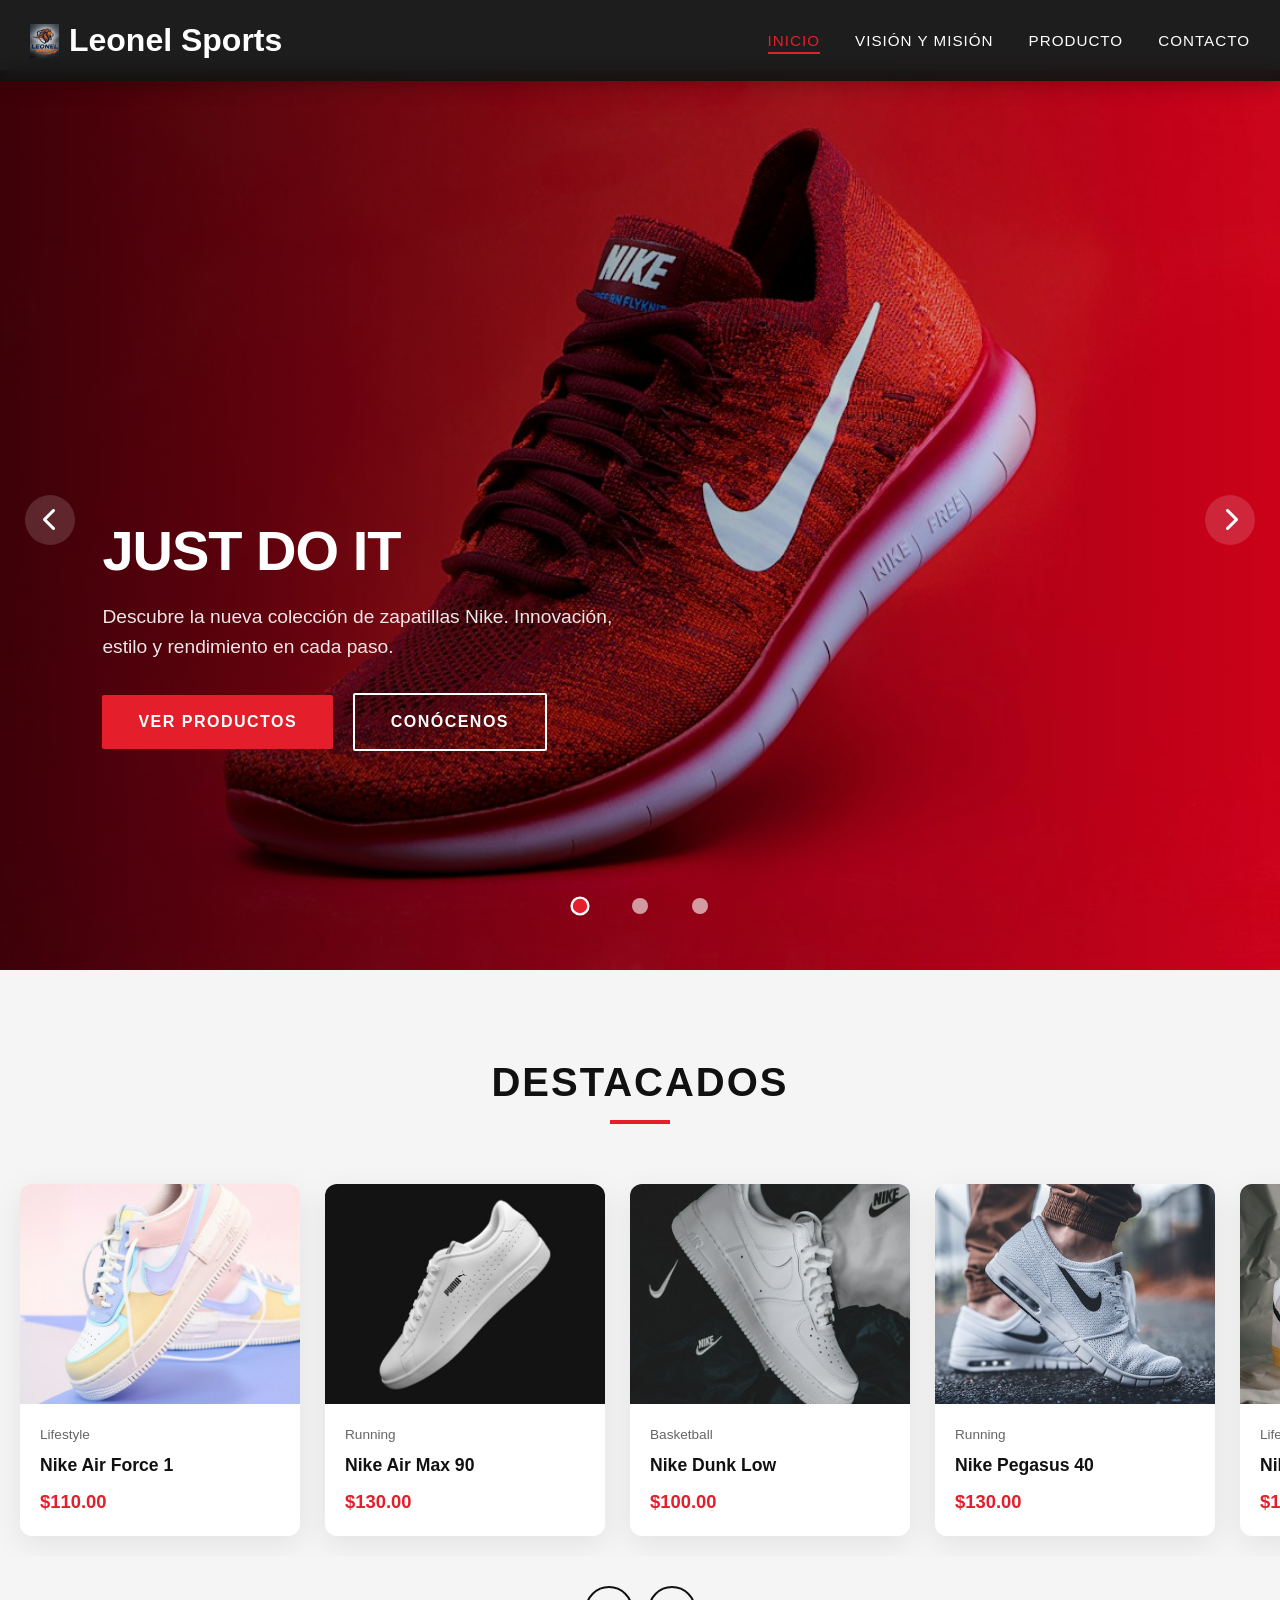
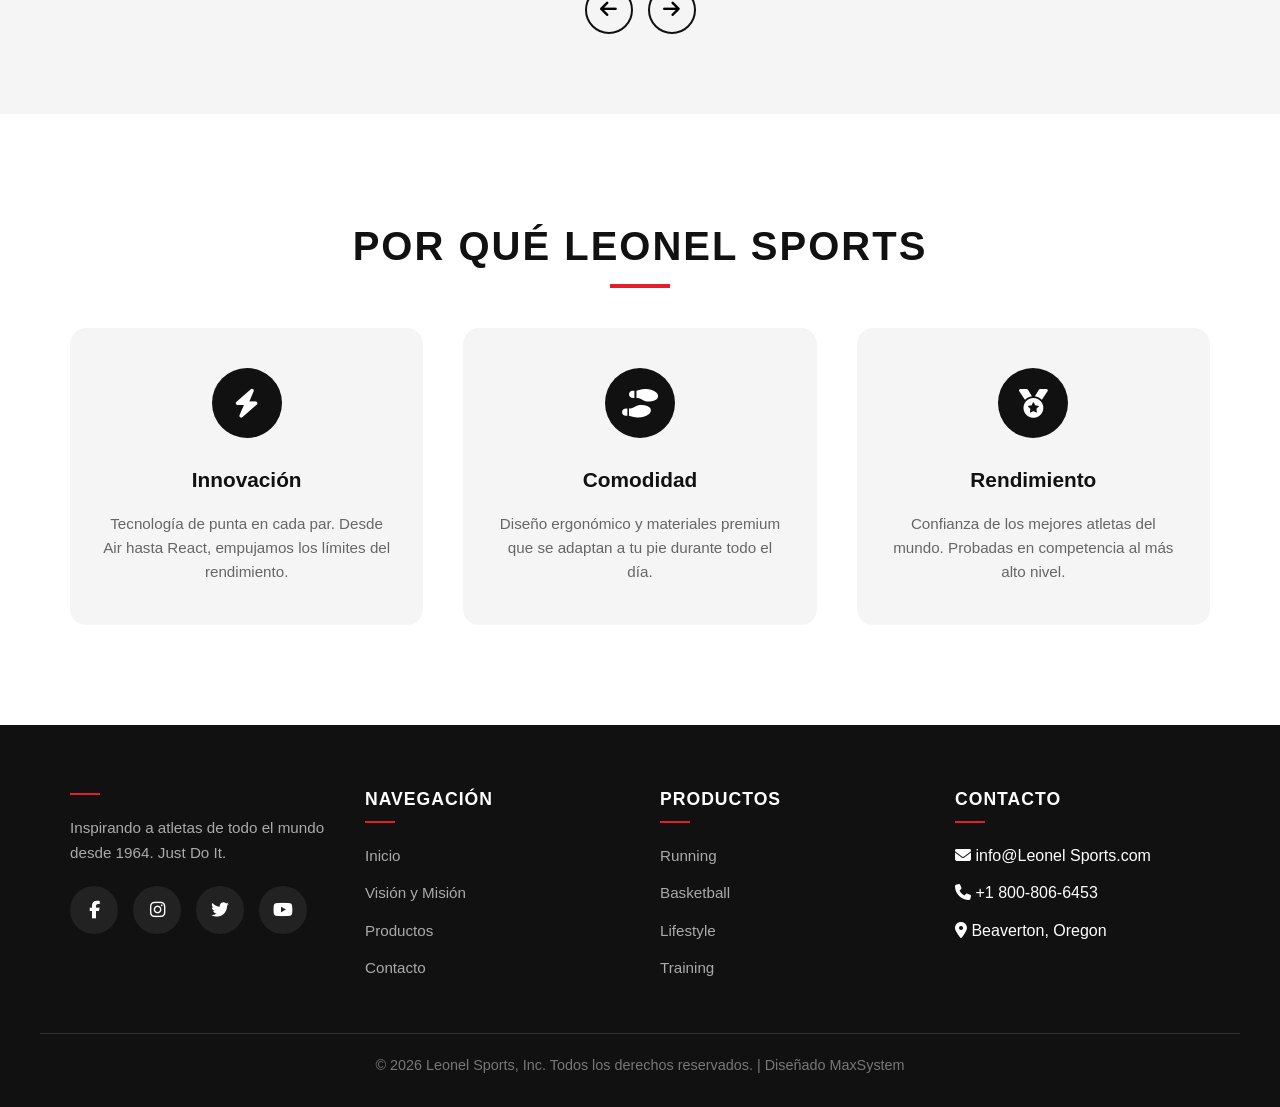
<file: index.html>
<!DOCTYPE html>
<html lang="es">
<head>
    <meta charset="UTF-8">
    <meta name="viewport" content="width=device-width, initial-scale=1.0">
    <title>Nike Sneakers | Inicio</title>
    <meta name="description" content="Descubre zapatillas Nike para running, lifestyle y entrenamiento. Explora modelos destacados y conoce nuestra colección.">
    <link rel="preload" as="image" href="img/slide1.jpg" fetchpriority="high">
    <link rel="preconnect" href="https://cdnjs.cloudflare.com" crossorigin>
    <link rel="stylesheet" href="css/styles.css">
    <link rel="stylesheet" href="https://cdnjs.cloudflare.com/ajax/libs/font-awesome/6.5.1/css/all.min.css">
</head>
<body>
    <!-- HEADER / NAV -->
    <header>
        <div class="nav-container">
            <a href="index.html" class="logo">
            <img src="img/logo.jpg" alt="Nike Logo">
            <h1 style="color: white;"> Leonel Sports</h1>
            </a>
            <nav aria-label="Navegación principal">
            <ul class="nav-menu" id="nav-menu">
                <li><a href="index.html" class="active">Inicio</a></li>
                <li><a href="vision.html">Visión y Misión</a></li>
                <li><a href="producto.html">Producto</a></li>
                <li><a href="contacto.html">Contacto</a></li>
            </ul>
            </nav>
            <button type="button" class="menu-toggle" aria-label="Abrir menú" aria-expanded="false" aria-controls="nav-menu">
                <span></span>
                <span></span>
                <span></span>
            </button>
        </div>
    </header>

    <!-- HERO SLIDER -->
    <main>
    <section class="hero-slider" aria-label="Promociones destacadas">
        <div class="slides">
            <div class="slide" style="background-image: url('img/slide1.jpg');">
                <div class="slide-content">
                    <h1>Just Do It</h1>
                    <p>Descubre la nueva colección de zapatillas Nike. Innovación, estilo y rendimiento en cada paso.</p>
                    <a href="producto.html" class="btn">Ver Productos</a>
                    <a href="vision.html" class="btn btn-outline">Conócenos</a>
                </div>
            </div>
            <div class="slide" style="background-image: url('img/slide2.jpg');">
                <div class="slide-content">
                    <h1>Air Max Revolution</h1>
                    <p>Máximo confort y diseño icónico. La tecnología Air que cambió el juego para siempre.</p>
                    <a href="producto.html" class="btn">Explorar</a>
                </div>
            </div>
            <div class="slide" style="background-image: url('img/slide3.jpg');">
                <div class="slide-content">
                    <h1>Rendimiento Elite</h1>
                    <p>Diseñadas para atletas. Construidas para superarte a ti mismo cada día.</p>
                    <a href="producto.html" class="btn">Comprar Ahora</a>
                </div>
            </div>
        </div>
        <div class="slider-arrows">
            <button type="button" class="arrow prev" aria-label="Promoción anterior"><i class="fas fa-chevron-left" aria-hidden="true"></i></button>
            <button type="button" class="arrow next" aria-label="Promoción siguiente"><i class="fas fa-chevron-right" aria-hidden="true"></i></button>
        </div>
        <div class="slider-nav">
            <button type="button" class="slider-dot active" aria-label="Mostrar promoción 1" aria-current="true"></button>
            <button type="button" class="slider-dot" aria-label="Mostrar promoción 2"></button>
            <button type="button" class="slider-dot" aria-label="Mostrar promoción 3"></button>
        </div>
    </section>

    <!-- CAROUSEL BAR -->
    <section class="carousel-section">
        <div class="section-title">
            <h2>Destacados</h2>
        </div>
        <div class="carousel-container">
            <div class="carousel-track">
                <div class="carousel-item">
                    <img src="img/product1.jpg" alt="Nike Air Force 1" loading="lazy" decoding="async">
                    <div class="carousel-info">
                        <p class="category">Lifestyle</p>
                        <h3>Nike Air Force 1</h3>
                        <p class="price">$110.00</p>
                    </div>
                </div>
                <div class="carousel-item">
                    <img src="img/product2.jpg" alt="Nike Air Max" loading="lazy" decoding="async">
                    <div class="carousel-info">
                        <p class="category">Running</p>
                        <h3>Nike Air Max 90</h3>
                        <p class="price">$130.00</p>
                    </div>
                </div>
                <div class="carousel-item">
                    <img src="img/product3.jpg" alt="Nike Dunk" loading="lazy" decoding="async">
                    <div class="carousel-info">
                        <p class="category">Basketball</p>
                        <h3>Nike Dunk Low</h3>
                        <p class="price">$100.00</p>
                    </div>
                </div>
                <div class="carousel-item">
                    <img src="img/product4.jpg" alt="Nike Pegasus" loading="lazy" decoding="async">
                    <div class="carousel-info">
                        <p class="category">Running</p>
                        <h3>Nike Pegasus 40</h3>
                        <p class="price">$130.00</p>
                    </div>
                </div>
                <div class="carousel-item">
                    <img src="img/product5.jpg" alt="Nike Blazer" loading="lazy" decoding="async">
                    <div class="carousel-info">
                        <p class="category">Lifestyle</p>
                        <h3>Nike Blazer Mid</h3>
                        <p class="price">$100.00</p>
                    </div>
                </div>
                <div class="carousel-item">
                    <img src="img/product6.jpg" alt="Nike React" loading="lazy" decoding="async">
                    <div class="carousel-info">
                        <p class="category">Training</p>
                        <h3>Nike React Infinity</h3>
                        <p class="price">$160.00</p>
                    </div>
                </div>
            </div>
        </div>
        <div class="carousel-controls">
            <button type="button" class="carousel-btn prev" aria-label="Productos anteriores"><i class="fas fa-arrow-left" aria-hidden="true"></i></button>
            <button type="button" class="carousel-btn next" aria-label="Productos siguientes"><i class="fas fa-arrow-right" aria-hidden="true"></i></button>
        </div>
    </section>

    <!-- FEATURES / BODY WITH TRANSITIONS -->
    <section class="features">
        <div class="section-title">
            <h2>Por qué Leonel Sports</h2>
        </div>
        <div class="features-grid">
            <div class="feature-card">
                <div class="feature-icon"><i class="fas fa-bolt"></i></div>
                <h3>Innovación</h3>
                <p>Tecnología de punta en cada par. Desde Air hasta React, empujamos los límites del rendimiento.</p>
            </div>
            <div class="feature-card">
                <div class="feature-icon"><i class="fas fa-shoe-prints"></i></div>
                <h3>Comodidad</h3>
                <p>Diseño ergonómico y materiales premium que se adaptan a tu pie durante todo el día.</p>
            </div>
            <div class="feature-card">
                <div class="feature-icon"><i class="fas fa-medal"></i></div>
                <h3>Rendimiento</h3>
                <p>Confianza de los mejores atletas del mundo. Probadas en competencia al más alto nivel.</p>
            </div>
        </div>
    </section>
    </main>

    <!-- FOOTER -->
    <footer>
        <div class="footer-container">
            <div class="footer-col">
                <h4></h4>
                <p>Inspirando a atletas de todo el mundo desde 1964. Just Do It.</p>
                <div class="social-links">
                    <a href="https://www.facebook.com/nike" aria-label="Nike en Facebook" target="_blank" rel="noopener noreferrer"><i class="fab fa-facebook-f" aria-hidden="true"></i></a>
                    <a href="https://www.instagram.com/nike/" aria-label="Nike en Instagram" target="_blank" rel="noopener noreferrer"><i class="fab fa-instagram" aria-hidden="true"></i></a>
                    <a href="https://x.com/Nike" aria-label="Nike en X" target="_blank" rel="noopener noreferrer"><i class="fab fa-twitter" aria-hidden="true"></i></a>
                    <a href="https://www.youtube.com/user/nike" aria-label="Nike en YouTube" target="_blank" rel="noopener noreferrer"><i class="fab fa-youtube" aria-hidden="true"></i></a>
                </div>
            </div>
            <div class="footer-col">
                <h4>Navegación</h4>
                <ul>
                    <li><a href="index.html">Inicio</a></li>
                    <li><a href="vision.html">Visión y Misión</a></li>
                    <li><a href="producto.html">Productos</a></li>
                    <li><a href="contacto.html">Contacto</a></li>
                </ul>
            </div>
            <div class="footer-col">
                <h4>Productos</h4>
                <ul>
                    <li><a href="producto.html">Running</a></li>
                    <li><a href="producto.html">Basketball</a></li>
                    <li><a href="producto.html">Lifestyle</a></li>
                    <li><a href="producto.html">Training</a></li>
                </ul>
            </div>
            <div class="footer-col">
                <h4>Contacto</h4>
                <ul>
                    <li><i class="fas fa-envelope"></i> info@Leonel Sports.com</li>
                    <li><i class="fas fa-phone"></i> +1 800-806-6453</li>
                    <li><i class="fas fa-map-marker-alt"></i> Beaverton, Oregon</li>
                </ul>
            </div>
        </div>
        <div class="footer-bottom">
            <p>&copy; 2026 Leonel Sports, Inc. Todos los derechos reservados. | Diseñado MaxSystem</p>
        </div>
    </footer>

    <script src="js/main.js"></script>
</body>
</html>
</file>
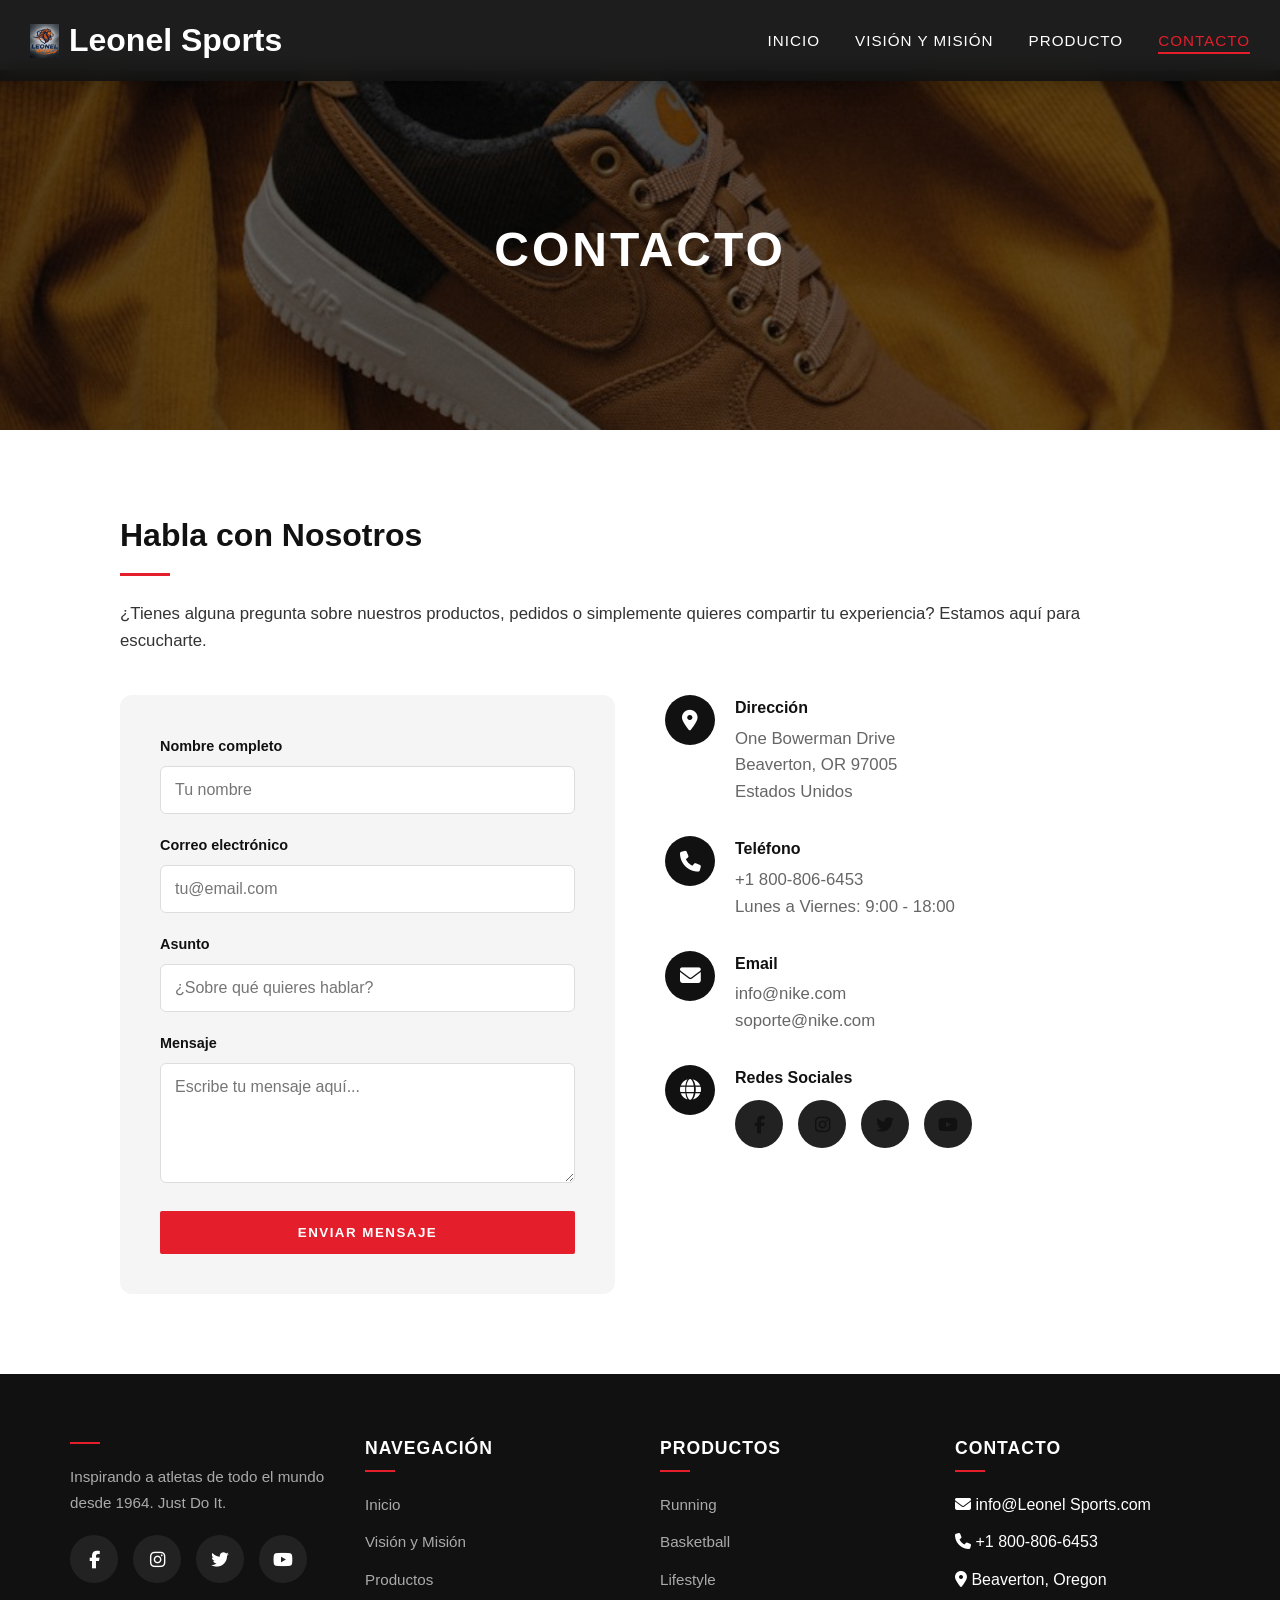
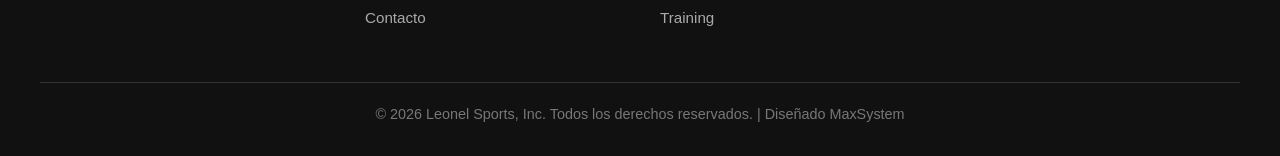
<file: contacto.html>
<!DOCTYPE html>
<html lang="es">
<head>
    <meta charset="UTF-8">
    <meta name="viewport" content="width=device-width, initial-scale=1.0">
    <title>Nike Sneakers | Contacto</title>
    <meta name="description" content="Contacta con el equipo de Nike para resolver dudas sobre productos, pedidos o compartir tu experiencia.">
    <link rel="preconnect" href="https://cdnjs.cloudflare.com" crossorigin>
    <link rel="stylesheet" href="css/styles.css">
    <link rel="stylesheet" href="https://cdnjs.cloudflare.com/ajax/libs/font-awesome/6.5.1/css/all.min.css">
</head>
<body>
    <!-- HEADER / NAV -->
    <header>
        <div class="nav-container">
            <a href="index.html" class="logo">
                <img src="img/logo.jpg" alt="Nike Logo">
                <h1 style="color: white;"> Leonel Sports</h1>
            </a>
            <nav aria-label="Navegación principal">
            <ul class="nav-menu" id="nav-menu">
                <li><a href="index.html">Inicio</a></li>
                <li><a href="vision.html">Visión y Misión</a></li>
                <li><a href="producto.html">Producto</a></li>
                <li><a href="contacto.html" class="active">Contacto</a></li>
            </ul>
            </nav>
            <button type="button" class="menu-toggle" aria-label="Abrir menú" aria-expanded="false" aria-controls="nav-menu">
                <span></span>
                <span></span>
                <span></span>
            </button>
        </div>
    </header>

    <!-- PAGE HERO -->
    <main>
    <section class="page-hero">
        <h1>Contacto</h1>
    </section>

    <!-- CONTENT -->
    <section class="content-section">
        <h2>Habla con Nosotros</h2>
        <p>
            ¿Tienes alguna pregunta sobre nuestros productos, pedidos o simplemente quieres compartir 
            tu experiencia? Estamos aquí para escucharte.
        </p>

        <div class="contact-grid">
            <div class="contact-form">
                <form>
                    <div class="form-group">
                        <label for="nombre">Nombre completo</label>
                        <input type="text" id="nombre" name="nombre" placeholder="Tu nombre" required>
                    </div>
                    <div class="form-group">
                        <label for="email">Correo electrónico</label>
                        <input type="email" id="email" name="email" placeholder="tu@email.com" required>
                    </div>
                    <div class="form-group">
                        <label for="asunto">Asunto</label>
                        <input type="text" id="asunto" name="asunto" placeholder="¿Sobre qué quieres hablar?">
                    </div>
                    <div class="form-group">
                        <label for="mensaje">Mensaje</label>
                        <textarea id="mensaje" name="mensaje" rows="5" placeholder="Escribe tu mensaje aquí..." required></textarea>
                    </div>
                    <button type="submit" class="btn" style="width:100%;">Enviar Mensaje</button>
                </form>
            </div>

            <div class="contact-info">
                <div class="info-item">
                    <div class="info-icon"><i class="fas fa-map-marker-alt"></i></div>
                    <div>
                        <h4>Dirección</h4>
                        <p>One Bowerman Drive<br>Beaverton, OR 97005<br>Estados Unidos</p>
                    </div>
                </div>
                <div class="info-item">
                    <div class="info-icon"><i class="fas fa-phone"></i></div>
                    <div>
                        <h4>Teléfono</h4>
                        <p>+1 800-806-6453<br>Lunes a Viernes: 9:00 - 18:00</p>
                    </div>
                </div>
                <div class="info-item">
                    <div class="info-icon"><i class="fas fa-envelope"></i></div>
                    <div>
                        <h4>Email</h4>
                        <p>info@nike.com<br>soporte@nike.com</p>
                    </div>
                </div>
                <div class="info-item">
                    <div class="info-icon"><i class="fas fa-globe"></i></div>
                    <div>
                        <h4>Redes Sociales</h4>
                        <div class="social-links" style="margin-top:10px;">
                            <a href="https://www.facebook.com/nike" aria-label="Nike en Facebook" target="_blank" rel="noopener noreferrer"><i class="fab fa-facebook-f" aria-hidden="true"></i></a>
                            <a href="https://www.instagram.com/nike/" aria-label="Nike en Instagram" target="_blank" rel="noopener noreferrer"><i class="fab fa-instagram" aria-hidden="true"></i></a>
                            <a href="https://x.com/Nike" aria-label="Nike en X" target="_blank" rel="noopener noreferrer"><i class="fab fa-twitter" aria-hidden="true"></i></a>
                            <a href="https://www.youtube.com/user/nike" aria-label="Nike en YouTube" target="_blank" rel="noopener noreferrer"><i class="fab fa-youtube" aria-hidden="true"></i></a>
                        </div>
                    </div>
                </div>
            </div>
        </div>
    </section>
    </main>

    <!-- FOOTER -->
    <footer>
        <div class="footer-container">
            <div class="footer-col">
                <h4></h4>
                <p>Inspirando a atletas de todo el mundo desde 1964. Just Do It.</p>
                <div class="social-links">
                    <a href="https://www.facebook.com/nike" aria-label="Nike en Facebook" target="_blank" rel="noopener noreferrer"><i class="fab fa-facebook-f" aria-hidden="true"></i></a>
                    <a href="https://www.instagram.com/nike/" aria-label="Nike en Instagram" target="_blank" rel="noopener noreferrer"><i class="fab fa-instagram" aria-hidden="true"></i></a>
                    <a href="https://x.com/Nike" aria-label="Nike en X" target="_blank" rel="noopener noreferrer"><i class="fab fa-twitter" aria-hidden="true"></i></a>
                    <a href="https://www.youtube.com/user/nike" aria-label="Nike en YouTube" target="_blank" rel="noopener noreferrer"><i class="fab fa-youtube" aria-hidden="true"></i></a>
                </div>
            </div>
            <div class="footer-col">
                <h4>Navegación</h4>
                <ul>
                    <li><a href="index.html">Inicio</a></li>
                    <li><a href="vision.html">Visión y Misión</a></li>
                    <li><a href="producto.html">Productos</a></li>
                    <li><a href="contacto.html">Contacto</a></li>
                </ul>
            </div>
            <div class="footer-col">
                <h4>Productos</h4>
                <ul>
                    <li><a href="producto.html">Running</a></li>
                    <li><a href="producto.html">Basketball</a></li>
                    <li><a href="producto.html">Lifestyle</a></li>
                    <li><a href="producto.html">Training</a></li>
                </ul>
            </div>
            <div class="footer-col">
                <h4>Contacto</h4>
                <ul>
                    <li><i class="fas fa-envelope"></i> info@Leonel Sports.com</li>
                    <li><i class="fas fa-phone"></i> +1 800-806-6453</li>
                    <li><i class="fas fa-map-marker-alt"></i> Beaverton, Oregon</li>
                </ul>
            </div>
        </div>
        <div class="footer-bottom">
            <p>&copy; 2026 Leonel Sports, Inc. Todos los derechos reservados. | Diseñado MaxSystem</p>
        </div>
    </footer>

    <script src="js/main.js"></script>
</body>
</html>
</file>
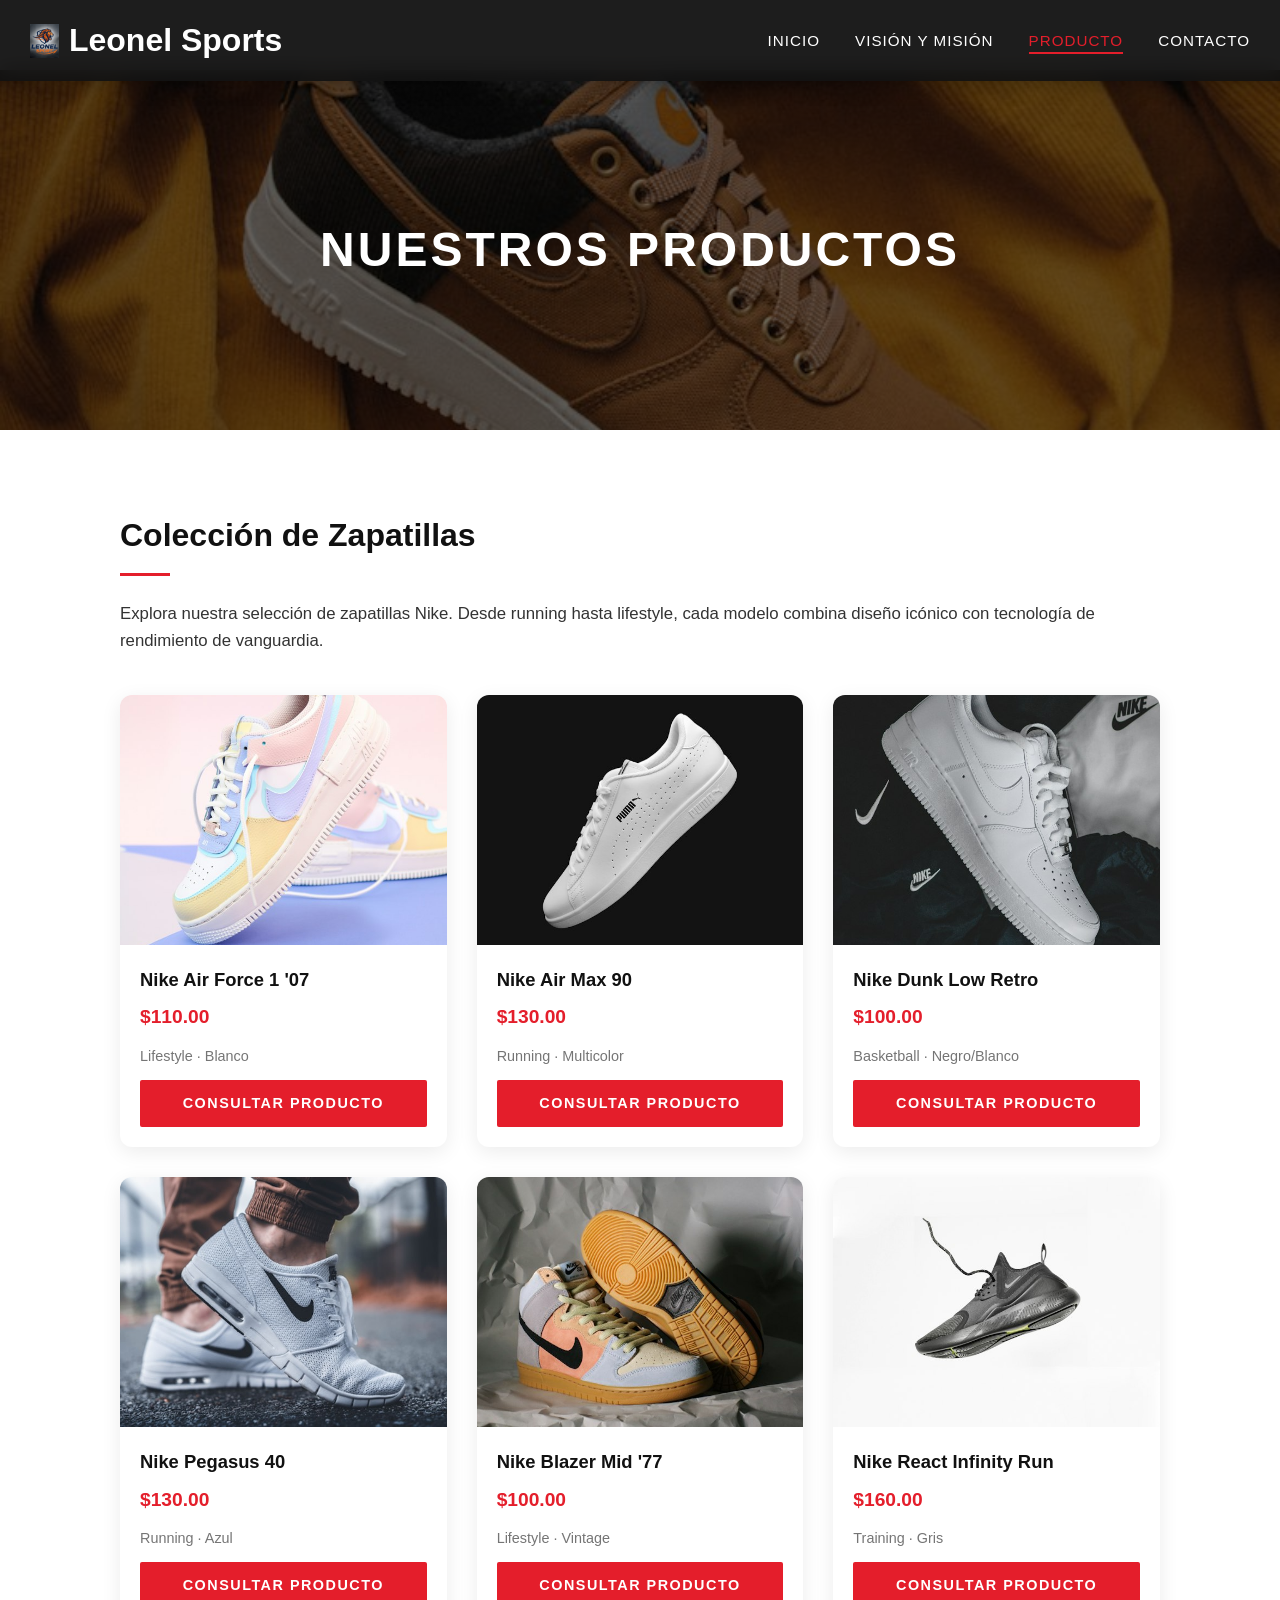
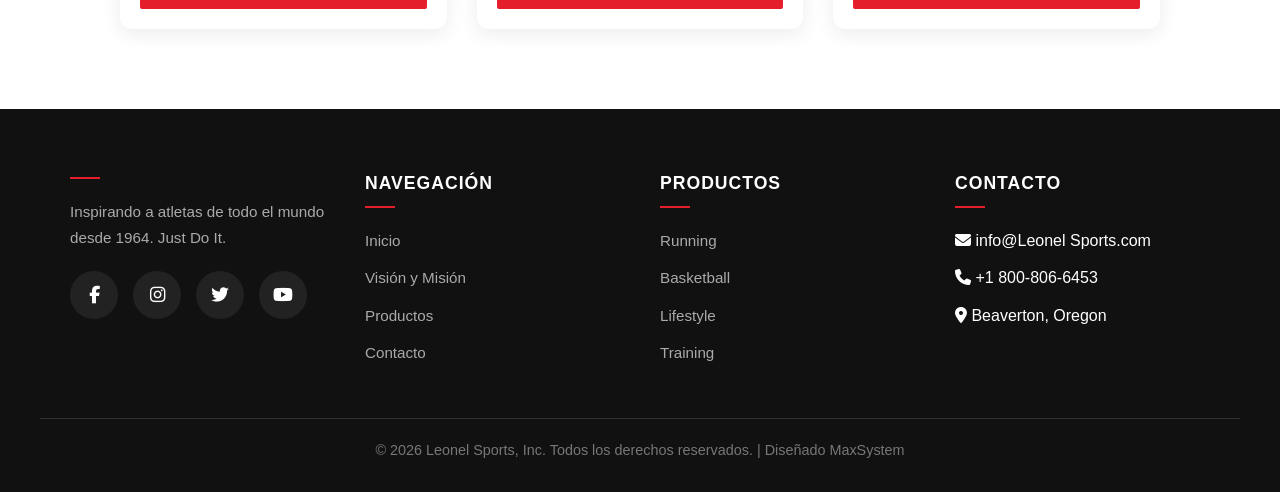
<file: producto.html>
<!DOCTYPE html>
<html lang="es">
<head>
    <meta charset="UTF-8">
    <meta name="viewport" content="width=device-width, initial-scale=1.0">
    <title>Nike Sneakers | Productos</title>
    <meta name="description" content="Explora zapatillas Nike para running, basketball, lifestyle y entrenamiento, con modelos destacados de la colección.">
    <link rel="preconnect" href="https://cdnjs.cloudflare.com" crossorigin>
    <link rel="stylesheet" href="css/styles.css">
    <link rel="stylesheet" href="https://cdnjs.cloudflare.com/ajax/libs/font-awesome/6.5.1/css/all.min.css">
</head>
<body>
    <!-- HEADER / NAV -->
    <header>
        <div class="nav-container">
            <a href="index.html" class="logo">
                <img src="img/logo.jpg" alt="Nike Logo">
                <h1 style="color: white;"> Leonel Sports</h1>
            </a>
            <nav aria-label="Navegación principal">
            <ul class="nav-menu" id="nav-menu">
                <li><a href="index.html">Inicio</a></li>
                <li><a href="vision.html">Visión y Misión</a></li>
                <li><a href="producto.html" class="active">Producto</a></li>
                <li><a href="contacto.html">Contacto</a></li>
            </ul>
            </nav>
            <button type="button" class="menu-toggle" aria-label="Abrir menú" aria-expanded="false" aria-controls="nav-menu">
                <span></span>
                <span></span>
                <span></span>
            </button>
        </div>
    </header>

    <!-- PAGE HERO -->
    <main>
    <section class="page-hero">
        <h1>Nuestros Productos</h1>
    </section>

    <!-- PRODUCTS -->
    <section class="content-section">
        <h2>Colección de Zapatillas</h2>
        <p>
            Explora nuestra selección de zapatillas Nike. Desde running hasta lifestyle, cada modelo 
            combina diseño icónico con tecnología de rendimiento de vanguardia.
        </p>

        <div class="products-grid">
            <div class="product-card">
                <img src="img/product1.jpg" alt="Nike Air Force 1" loading="lazy" decoding="async">
                <div class="product-details">
                    <h3>Nike Air Force 1 '07</h3>
                    <p class="price">$110.00</p>
                    <p style="color:#757575;font-size:0.9rem;margin-bottom:12px;">Lifestyle · Blanco</p>
                    <a href="contacto.html" class="btn">Consultar producto</a>
                </div>
            </div>
            <div class="product-card">
                <img src="img/product2.jpg" alt="Nike Air Max 90" loading="lazy" decoding="async">
                <div class="product-details">
                    <h3>Nike Air Max 90</h3>
                    <p class="price">$130.00</p>
                    <p style="color:#757575;font-size:0.9rem;margin-bottom:12px;">Running · Multicolor</p>
                    <a href="contacto.html" class="btn">Consultar producto</a>
                </div>
            </div>
            <div class="product-card">
                <img src="img/product3.jpg" alt="Nike Dunk Low" loading="lazy" decoding="async">
                <div class="product-details">
                    <h3>Nike Dunk Low Retro</h3>
                    <p class="price">$100.00</p>
                    <p style="color:#757575;font-size:0.9rem;margin-bottom:12px;">Basketball · Negro/Blanco</p>
                    <a href="contacto.html" class="btn">Consultar producto</a>
                </div>
            </div>
            <div class="product-card">
                <img src="img/product4.jpg" alt="Nike Pegasus 40" loading="lazy" decoding="async">
                <div class="product-details">
                    <h3>Nike Pegasus 40</h3>
                    <p class="price">$130.00</p>
                    <p style="color:#757575;font-size:0.9rem;margin-bottom:12px;">Running · Azul</p>
                    <a href="contacto.html" class="btn">Consultar producto</a>
                </div>
            </div>
            <div class="product-card">
                <img src="img/product5.jpg" alt="Nike Blazer Mid" loading="lazy" decoding="async">
                <div class="product-details">
                    <h3>Nike Blazer Mid '77</h3>
                    <p class="price">$100.00</p>
                    <p style="color:#757575;font-size:0.9rem;margin-bottom:12px;">Lifestyle · Vintage</p>
                    <a href="contacto.html" class="btn">Consultar producto</a>
                </div>
            </div>
            <div class="product-card">
                <img src="img/product6.jpg" alt="Nike React Infinity" loading="lazy" decoding="async">
                <div class="product-details">
                    <h3>Nike React Infinity Run</h3>
                    <p class="price">$160.00</p>
                    <p style="color:#757575;font-size:0.9rem;margin-bottom:12px;">Training · Gris</p>
                    <a href="contacto.html" class="btn">Consultar producto</a>
                </div>
            </div>
        </div>
    </section>
    </main>

        <!-- FOOTER -->
    <footer>
        <div class="footer-container">
            <div class="footer-col">
                <h4></h4>
                <p>Inspirando a atletas de todo el mundo desde 1964. Just Do It.</p>
                <div class="social-links">
                    <a href="https://www.facebook.com/nike" aria-label="Nike en Facebook" target="_blank" rel="noopener noreferrer"><i class="fab fa-facebook-f" aria-hidden="true"></i></a>
                    <a href="https://www.instagram.com/nike/" aria-label="Nike en Instagram" target="_blank" rel="noopener noreferrer"><i class="fab fa-instagram" aria-hidden="true"></i></a>
                    <a href="https://x.com/Nike" aria-label="Nike en X" target="_blank" rel="noopener noreferrer"><i class="fab fa-twitter" aria-hidden="true"></i></a>
                    <a href="https://www.youtube.com/user/nike" aria-label="Nike en YouTube" target="_blank" rel="noopener noreferrer"><i class="fab fa-youtube" aria-hidden="true"></i></a>
                </div>
            </div>
            <div class="footer-col">
                <h4>Navegación</h4>
                <ul>
                    <li><a href="index.html">Inicio</a></li>
                    <li><a href="vision.html">Visión y Misión</a></li>
                    <li><a href="producto.html">Productos</a></li>
                    <li><a href="contacto.html">Contacto</a></li>
                </ul>
            </div>
            <div class="footer-col">
                <h4>Productos</h4>
                <ul>
                    <li><a href="producto.html">Running</a></li>
                    <li><a href="producto.html">Basketball</a></li>
                    <li><a href="producto.html">Lifestyle</a></li>
                    <li><a href="producto.html">Training</a></li>
                </ul>
            </div>
            <div class="footer-col">
                <h4>Contacto</h4>
                <ul>
                    <li><i class="fas fa-envelope"></i> info@Leonel Sports.com</li>
                    <li><i class="fas fa-phone"></i> +1 800-806-6453</li>
                    <li><i class="fas fa-map-marker-alt"></i> Beaverton, Oregon</li>
                </ul>
            </div>
        </div>
        <div class="footer-bottom">
            <p>&copy; 2026 Leonel Sports, Inc. Todos los derechos reservados. | Diseñado MaxSystem</p>
        </div>
    </footer>

    <script src="js/main.js"></script>
</body>
</html>
</file>
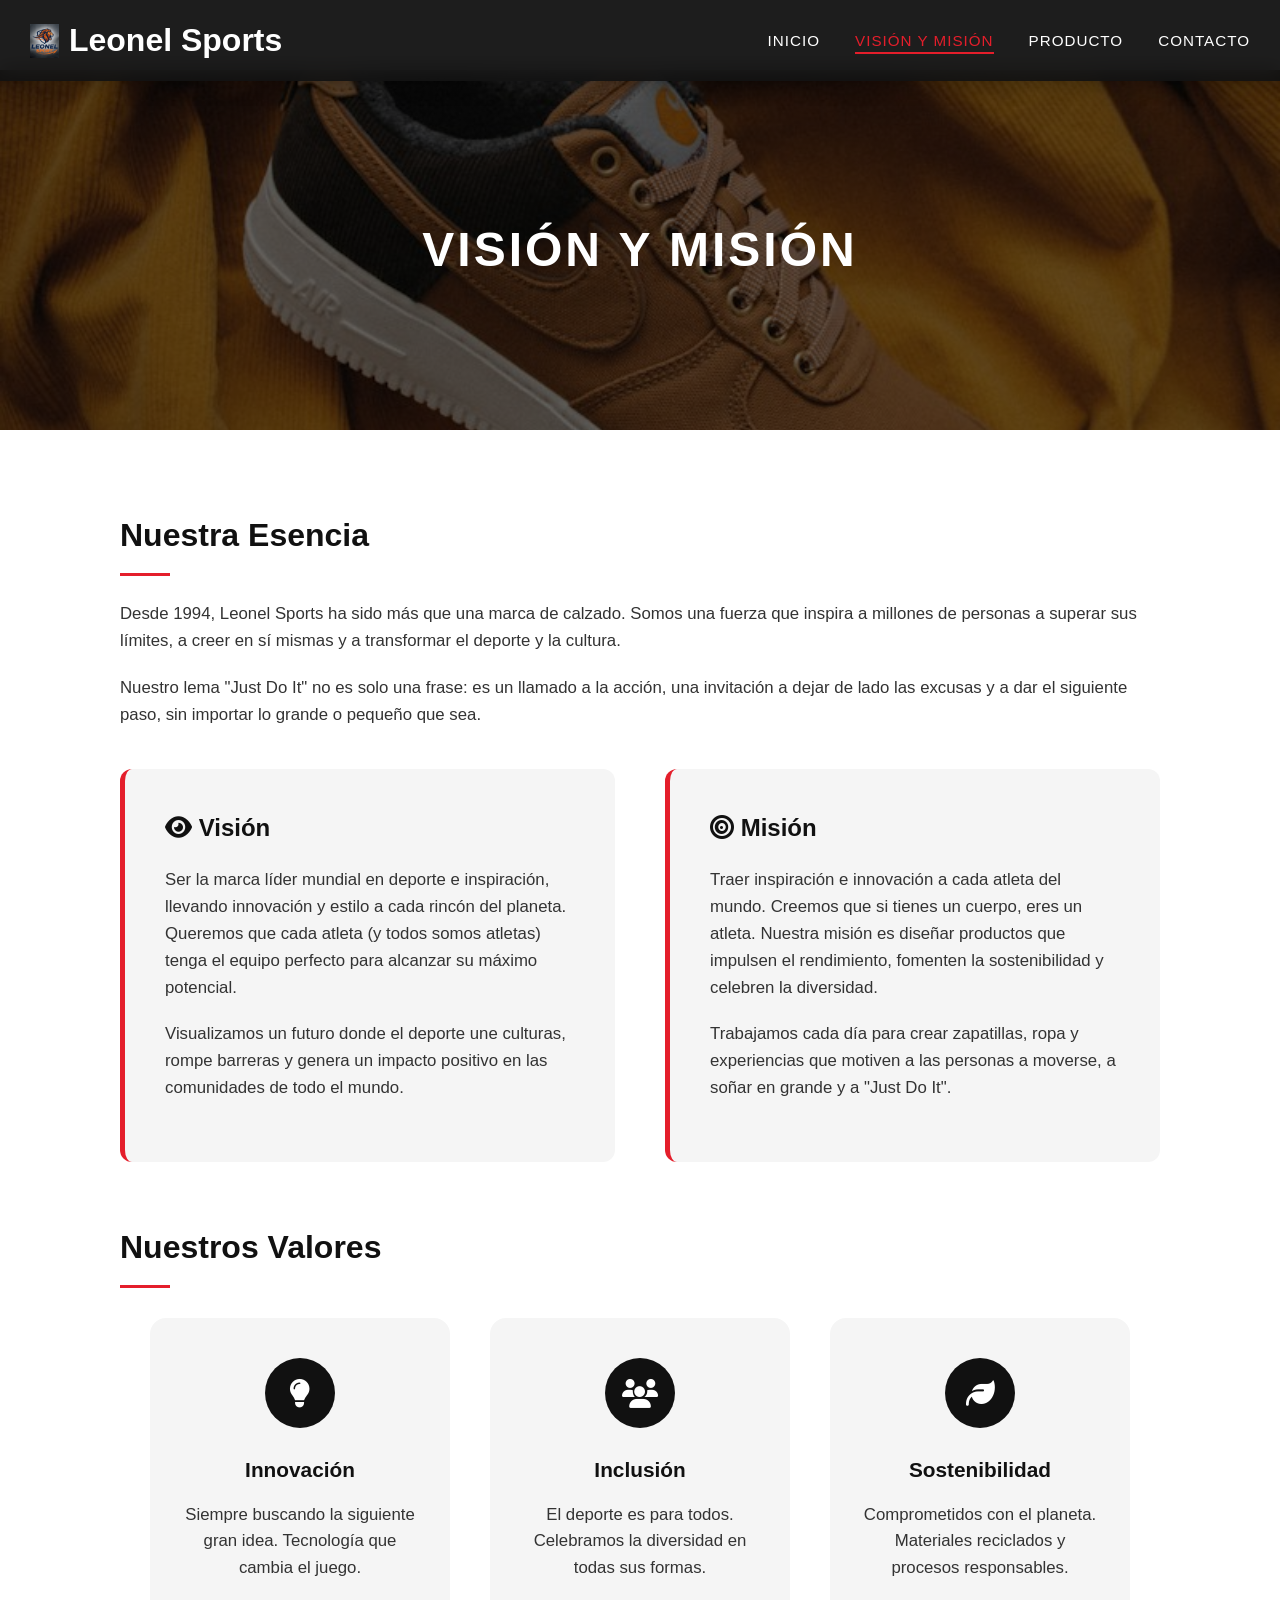
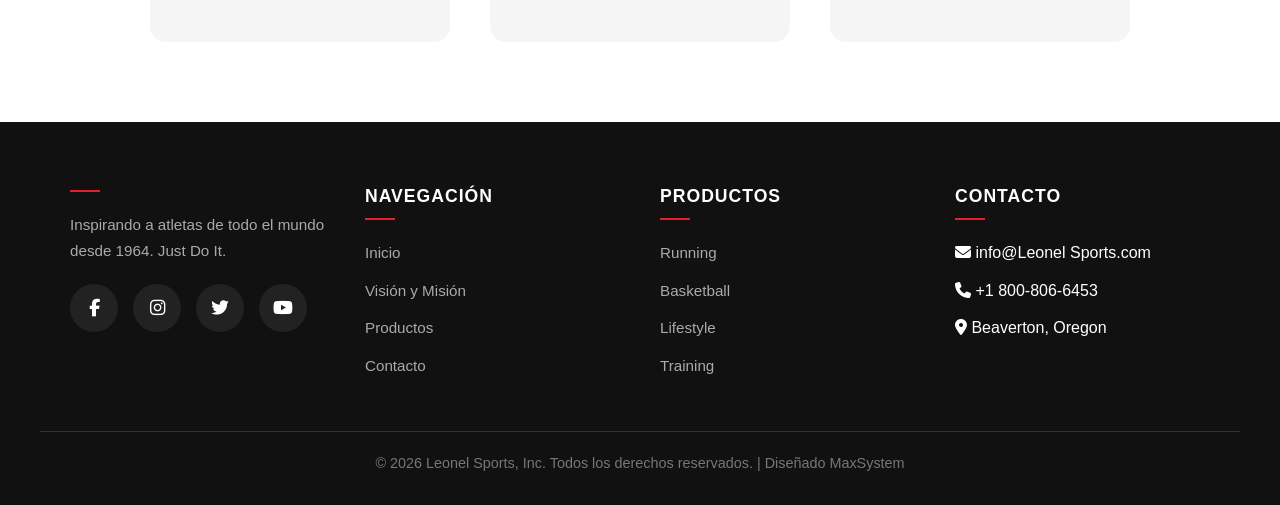
<file: vision.html>
<!DOCTYPE html>
<html lang="es">
<head>
    <meta charset="UTF-8">
    <meta name="viewport" content="width=device-width, initial-scale=1.0">
    <title>Nike Sneakers | Visión y Misión</title>
    <meta name="description" content="Conoce la visión, misión y valores que inspiran la innovación deportiva y el compromiso de Nike.">
    <link rel="preconnect" href="https://cdnjs.cloudflare.com" crossorigin>
    <link rel="stylesheet" href="css/styles.css">
    <link rel="stylesheet" href="https://cdnjs.cloudflare.com/ajax/libs/font-awesome/6.5.1/css/all.min.css">
</head>
<body>
    <!-- HEADER / NAV -->
    <header>
        
        <div class="nav-container">
            <a href="index.html" class="logo">
                <img src="img/logo.jpg" alt="Nike Logo">
                <h1 style="color: white;"> Leonel Sports</h1>
            </a>
            <nav aria-label="Navegación principal">
            <ul class="nav-menu" id="nav-menu">
                <li><a href="index.html">Inicio</a></li>
                <li><a href="vision.html" class="active">Visión y Misión</a></li>
                <li><a href="producto.html">Producto</a></li>
                <li><a href="contacto.html">Contacto</a></li>
            </ul>
            </nav>
            <button type="button" class="menu-toggle" aria-label="Abrir menú" aria-expanded="false" aria-controls="nav-menu">
                <span></span>
                <span></span>
                <span></span>
            </button>
        </div>
    </header>

    <!-- PAGE HERO -->
    <main>
    <section class="page-hero">
        <h1>Visión y Misión</h1>
    </section>

    <!-- CONTENT -->
    <section class="content-section">
        <h2>Nuestra Esencia</h2>
        <p>
            Desde 1994, Leonel Sports ha sido más que una marca de calzado. Somos una fuerza que inspira a millones de personas 
            a superar sus límites, a creer en sí mismas y a transformar el deporte y la cultura.
        </p>
        <p>
            Nuestro lema "Just Do It" no es solo una frase: es un llamado a la acción, una invitación a dejar de lado 
            las excusas y a dar el siguiente paso, sin importar lo grande o pequeño que sea.
        </p>

        <div class="vision-mission">
            <div class="vm-card">
                <h3><i class="fas fa-eye"></i> Visión</h3>
                <p>
                    Ser la marca líder mundial en deporte e inspiración, llevando innovación y estilo a cada rincón 
                    del planeta. Queremos que cada atleta (y todos somos atletas) tenga el equipo perfecto para 
                    alcanzar su máximo potencial.
                </p>
                <p>
                    Visualizamos un futuro donde el deporte une culturas, rompe barreras y genera un impacto positivo 
                    en las comunidades de todo el mundo.
                </p>
            </div>
            <div class="vm-card">
                <h3><i class="fas fa-bullseye"></i> Misión</h3>
                <p>
                    Traer inspiración e innovación a cada atleta del mundo. Creemos que si tienes un cuerpo, 
                    eres un atleta. Nuestra misión es diseñar productos que impulsen el rendimiento, 
                    fomenten la sostenibilidad y celebren la diversidad.
                </p>
                <p>
                    Trabajamos cada día para crear zapatillas, ropa y experiencias que motiven a las personas 
                    a moverse, a soñar en grande y a "Just Do It".
                </p>
            </div>
        </div>

        <h2 style="margin-top: 60px;">Nuestros Valores</h2>
        <div class="features-grid" style="margin-top: 30px;">
            <div class="feature-card">
                <div class="feature-icon"><i class="fas fa-lightbulb"></i></div>
                <h3>Innovación</h3>
                <p>Siempre buscando la siguiente gran idea. Tecnología que cambia el juego.</p>
            </div>
            <div class="feature-card">
                <div class="feature-icon"><i class="fas fa-users"></i></div>
                <h3>Inclusión</h3>
                <p>El deporte es para todos. Celebramos la diversidad en todas sus formas.</p>
            </div>
            <div class="feature-card">
                <div class="feature-icon"><i class="fas fa-leaf"></i></div>
                <h3>Sostenibilidad</h3>
                <p>Comprometidos con el planeta. Materiales reciclados y procesos responsables.</p>
            </div>
        </div>
    </section>
    </main>

       <!-- FOOTER -->
    <footer>
        <div class="footer-container">
            <div class="footer-col">
                <h4></h4>
                <p>Inspirando a atletas de todo el mundo desde 1964. Just Do It.</p>
                <div class="social-links">
                    <a href="https://www.facebook.com/nike" aria-label="Nike en Facebook" target="_blank" rel="noopener noreferrer"><i class="fab fa-facebook-f" aria-hidden="true"></i></a>
                    <a href="https://www.instagram.com/nike/" aria-label="Nike en Instagram" target="_blank" rel="noopener noreferrer"><i class="fab fa-instagram" aria-hidden="true"></i></a>
                    <a href="https://x.com/Nike" aria-label="Nike en X" target="_blank" rel="noopener noreferrer"><i class="fab fa-twitter" aria-hidden="true"></i></a>
                    <a href="https://www.youtube.com/user/nike" aria-label="Nike en YouTube" target="_blank" rel="noopener noreferrer"><i class="fab fa-youtube" aria-hidden="true"></i></a>
                </div>
            </div>
            <div class="footer-col">
                <h4>Navegación</h4>
                <ul>
                    <li><a href="index.html">Inicio</a></li>
                    <li><a href="vision.html">Visión y Misión</a></li>
                    <li><a href="producto.html">Productos</a></li>
                    <li><a href="contacto.html">Contacto</a></li>
                </ul>
            </div>
            <div class="footer-col">
                <h4>Productos</h4>
                <ul>
                    <li><a href="producto.html">Running</a></li>
                    <li><a href="producto.html">Basketball</a></li>
                    <li><a href="producto.html">Lifestyle</a></li>
                    <li><a href="producto.html">Training</a></li>
                </ul>
            </div>
            <div class="footer-col">
                <h4>Contacto</h4>
                <ul>
                    <li><i class="fas fa-envelope"></i> info@Leonel Sports.com</li>
                    <li><i class="fas fa-phone"></i> +1 800-806-6453</li>
                    <li><i class="fas fa-map-marker-alt"></i> Beaverton, Oregon</li>
                </ul>
            </div>
        </div>
        <div class="footer-bottom">
            <p>&copy; 2026 Leonel Sports, Inc. Todos los derechos reservados. | Diseñado MaxSystem</p>
        </div>
    </footer>

    <script src="js/main.js"></script>
</body>
</html>
</file>
<file: css/styles.css>
/* ===== RESET & BASE ===== */
* {
    margin: 0;
    padding: 0;
    box-sizing: border-box;
}

:root {
    --nike-black: #111111;
    --nike-white: #ffffff;
    --nike-red: #e41e2b;
    --nike-gray: #666666;
    --nike-light: #f5f5f5;
    --transition: all 0.4s cubic-bezier(0.25, 0.46, 0.45, 0.94);
}

html {
    scroll-behavior: smooth;
}

body {
    font-family: 'Helvetica Neue', Helvetica, Arial, sans-serif;
    background-color: var(--nike-white);
    color: var(--nike-black);
    line-height: 1.6;
    overflow-x: hidden;
}

a {
    text-decoration: none;
    color: inherit;
    transition: var(--transition);
}

img {
    max-width: 100%;
    height: auto;
    display: block;
}

/* ===== HEADER / NAV ===== */
header {
    position: fixed;
    top: 0;
    left: 0;
    width: 100%;
    background: rgba(17, 17, 17, 0.95);
    backdrop-filter: blur(10px);
    z-index: 1000;
    transition: var(--transition);
    box-shadow: 0 2px 20px rgba(0,0,0,0.3);
}

header.scrolled {
    background: rgba(17, 17, 17, 0.98);
    padding: 5px 0;
}

.nav-container {
    max-width: 1400px;
    margin: 0 auto;
    display: flex;
    justify-content: space-between;
    align-items: center;
    padding: 15px 30px;
}

.logo {
    display: flex;
    align-items: center;
    gap: 10px;
}

.logo img {
    height: 34px;
    width: auto;
    display: block;
    object-fit: contain;
    filter: none;
    background: transparent;
}

.logo span {
    color: var(--nike-white);
    font-size: 1.4rem;
    font-weight: 700;
    letter-spacing: 2px;
    text-transform: uppercase;
}

.nav-menu {
    display: flex;
    list-style: none;
    gap: 35px;
}

.nav-menu a {
    color: var(--nike-white);
    font-size: 0.95rem;
    font-weight: 500;
    letter-spacing: 1px;
    text-transform: uppercase;
    position: relative;
    padding: 5px 0;
}

.nav-menu a::after {
    content: '';
    position: absolute;
    bottom: 0;
    left: 0;
    width: 0;
    height: 2px;
    background: var(--nike-red);
    transition: var(--transition);
}

.nav-menu a:hover::after,
.nav-menu a.active::after {
    width: 100%;
}

.nav-menu a:hover,
.nav-menu a.active {
    color: var(--nike-red);
}

.menu-toggle {
    display: none;
    flex-direction: column;
    align-items: center;
    justify-content: center;
    width: 44px;
    height: 44px;
    padding: 0;
    border: 0;
    background: transparent;
    cursor: pointer;
    gap: 5px;
}

.menu-toggle span {
    width: 25px;
    height: 3px;
    background: var(--nike-white);
    transition: var(--transition);
}

/* ===== HERO SLIDER ===== */
.hero-slider {
    position: relative;
    height: 100vh;
    min-height: 600px;
    overflow: hidden;
    margin-top: 70px;
}

.slides {
    display: flex;
    height: 100%;
    transition: transform 0.8s cubic-bezier(0.77, 0, 0.175, 1);
}

.slide {
    min-width: 100%;
    height: 100%;
    position: relative;
    background-size: cover;
    background-position: center;
}

.slide::before {
    content: '';
    position: absolute;
    inset: 0;
    background: linear-gradient(to right, rgba(0,0,0,0.7) 0%, rgba(0,0,0,0.3) 50%, transparent 100%);
}

.slide-content {
    position: absolute;
    top: 50%;
    left: 8%;
    transform: translateY(-50%);
    color: var(--nike-white);
    max-width: 550px;
    z-index: 2;
    opacity: 0;
    animation: fadeInUp 1s ease forwards 0.5s;
}

.slide-content h1 {
    font-size: 3.5rem;
    font-weight: 900;
    line-height: 1.1;
    margin-bottom: 20px;
    text-transform: uppercase;
    letter-spacing: -1px;
}

.slide-content p {
    font-size: 1.2rem;
    margin-bottom: 30px;
    opacity: 0.9;
}

.btn {
    display: inline-block;
    padding: 14px 36px;
    background: var(--nike-red);
    color: var(--nike-white);
    font-weight: 700;
    text-transform: uppercase;
    letter-spacing: 1.5px;
    border: none;
    cursor: pointer;
    transition: var(--transition);
    border-radius: 2px;
}

.btn:hover {
    background: #c41a24;
    transform: translateY(-3px);
    box-shadow: 0 10px 25px rgba(228, 30, 43, 0.4);
}

.btn-outline {
    background: transparent;
    border: 2px solid var(--nike-white);
    margin-left: 15px;
}

.btn-outline:hover {
    background: var(--nike-white);
    color: var(--nike-black);
}

.slider-nav {
    position: absolute;
    bottom: 40px;
    left: 50%;
    transform: translateX(-50%);
    display: flex;
    gap: 12px;
    z-index: 10;
}

.slider-dot {
    display: grid;
    place-items: center;
    width: 48px;
    height: 48px;
    border-radius: 50%;
    background: transparent;
    border: 0;
    cursor: pointer;
}

.slider-dot::before {
    content: '';
    width: 12px;
    height: 12px;
    border-radius: 50%;
    background: rgba(255,255,255,0.6);
    border: 2px solid transparent;
    transition: var(--transition);
}

.slider-dot.active::before {
    background: var(--nike-red);
    border-color: var(--nike-white);
    transform: scale(1.2);
}

.slider-arrows {
    position: absolute;
    top: 50%;
    width: 100%;
    display: flex;
    justify-content: space-between;
    padding: 0 25px;
    transform: translateY(-50%);
    z-index: 10;
}

.arrow {
    width: 50px;
    height: 50px;
    background: rgba(255,255,255,0.15);
    border: none;
    color: white;
    font-size: 1.5rem;
    cursor: pointer;
    border-radius: 50%;
    transition: var(--transition);
    backdrop-filter: blur(5px);
}

.arrow:hover {
    background: var(--nike-red);
}

/* ===== CAROUSEL BAR (PRODUCTS) ===== */
.carousel-section {
    padding: 80px 0;
    background: var(--nike-light);
}

.section-title {
    text-align: center;
    margin-bottom: 50px;
}

.section-title h2 {
    font-size: 2.5rem;
    font-weight: 800;
    text-transform: uppercase;
    letter-spacing: 2px;
    position: relative;
    display: inline-block;
}

.section-title h2::after {
    content: '';
    position: absolute;
    bottom: -10px;
    left: 50%;
    transform: translateX(-50%);
    width: 60px;
    height: 4px;
    background: var(--nike-red);
}

.carousel-container {
    max-width: 1300px;
    margin: 0 auto;
    position: relative;
    overflow: hidden;
    padding: 0 20px;
}

.carousel-track {
    display: flex;
    gap: 25px;
    transition: transform 0.5s ease;
    padding: 20px 0;
}

.carousel-item {
    min-width: 280px;
    background: var(--nike-white);
    border-radius: 12px;
    overflow: hidden;
    box-shadow: 0 8px 30px rgba(0,0,0,0.08);
    transition: var(--transition);
    cursor: pointer;
}

.carousel-item:hover {
    transform: translateY(-12px);
    box-shadow: 0 20px 40px rgba(0,0,0,0.15);
}

.carousel-item img {
    width: 100%;
    height: 220px;
    object-fit: cover;
    transition: var(--transition);
}

.carousel-item:hover img {
    transform: scale(1.05);
}

.carousel-info {
    padding: 20px;
}

.carousel-info h3 {
    font-size: 1.1rem;
    font-weight: 700;
    margin-bottom: 8px;
}

.carousel-info .price {
    color: var(--nike-red);
    font-weight: 700;
    font-size: 1.15rem;
}

.carousel-info .category {
    color: var(--nike-gray);
    font-size: 0.85rem;
    margin-bottom: 5px;
}

.carousel-controls {
    display: flex;
    justify-content: center;
    gap: 15px;
    margin-top: 30px;
}

.carousel-btn {
    width: 48px;
    height: 48px;
    border-radius: 50%;
    border: 2px solid var(--nike-black);
    background: transparent;
    font-size: 1.2rem;
    cursor: pointer;
    transition: var(--transition);
}

.carousel-btn:hover {
    background: var(--nike-black);
    color: var(--nike-white);
}

:where(a, button, input, textarea):focus-visible {
    outline: 3px solid #1769e0;
    outline-offset: 3px;
}

/* ===== BODY / FEATURES WITH TRANSITIONS ===== */
.features {
    padding: 100px 0;
    background: var(--nike-white);
}

.features-grid {
    max-width: 1200px;
    margin: 0 auto;
    display: grid;
    grid-template-columns: repeat(auto-fit, minmax(300px, 1fr));
    gap: 40px;
    padding: 0 30px;
}

.feature-card {
    text-align: center;
    padding: 40px 30px;
    border-radius: 16px;
    background: var(--nike-light);
    transition: var(--transition);
    opacity: 0;
    transform: translateY(40px);
}

.feature-card.visible {
    opacity: 1;
    transform: translateY(0);
}

.feature-card:hover {
    transform: translateY(-8px);
    box-shadow: 0 15px 35px rgba(0,0,0,0.1);
}

.feature-icon {
    width: 70px;
    height: 70px;
    margin: 0 auto 25px;
    background: var(--nike-black);
    border-radius: 50%;
    display: flex;
    align-items: center;
    justify-content: center;
    font-size: 1.8rem;
    color: var(--nike-white);
}

.feature-card h3 {
    font-size: 1.3rem;
    margin-bottom: 15px;
    font-weight: 700;
}

.feature-card p {
    color: var(--nike-gray);
    font-size: 0.95rem;
}

/* ===== PAGE CONTENT SECTIONS ===== */
.page-hero {
    height: 40vh;
    min-height: 300px;
    background: linear-gradient(rgba(0,0,0,0.6), rgba(0,0,0,0.6)), url('../img/about.jpg') center/cover;
    display: flex;
    align-items: center;
    justify-content: center;
    margin-top: 70px;
    color: white;
    text-align: center;
}

.page-hero h1 {
    font-size: 3rem;
    font-weight: 900;
    text-transform: uppercase;
    letter-spacing: 3px;
    animation: fadeInUp 0.8s ease;
}

.content-section {
    max-width: 1100px;
    margin: 0 auto;
    padding: 80px 30px;
}

.content-section h2 {
    font-size: 2rem;
    margin-bottom: 25px;
    position: relative;
    padding-bottom: 15px;
}

.content-section h2::after {
    content: '';
    position: absolute;
    bottom: 0;
    left: 0;
    width: 50px;
    height: 3px;
    background: var(--nike-red);
}

.content-section p {
    margin-bottom: 20px;
    color: #333;
    font-size: 1.05rem;
}

.vision-mission {
    display: grid;
    grid-template-columns: 1fr 1fr;
    gap: 50px;
    margin-top: 40px;
}

.vm-card {
    background: var(--nike-light);
    padding: 40px;
    border-radius: 12px;
    transition: var(--transition);
    border-left: 5px solid var(--nike-red);
}

.vm-card:hover {
    transform: translateY(-5px);
    box-shadow: 0 15px 30px rgba(0,0,0,0.1);
}

.vm-card h3 {
    font-size: 1.5rem;
    margin-bottom: 20px;
    color: var(--nike-black);
}

/* ===== PRODUCTS PAGE ===== */
.products-grid {
    display: grid;
    grid-template-columns: repeat(auto-fill, minmax(280px, 1fr));
    gap: 30px;
    margin-top: 40px;
}

.product-card {
    background: white;
    border-radius: 12px;
    overflow: hidden;
    box-shadow: 0 5px 20px rgba(0,0,0,0.08);
    transition: var(--transition);
    opacity: 0;
    transform: scale(0.95);
}

.product-card.visible {
    opacity: 1;
    transform: scale(1);
}

.product-card:hover {
    transform: translateY(-10px);
    box-shadow: 0 20px 40px rgba(0,0,0,0.12);
}

.product-card img {
    width: 100%;
    height: 250px;
    object-fit: cover;
    transition: var(--transition);
}

.product-card:hover img {
    transform: scale(1.08);
}

.product-details {
    padding: 20px;
}

.product-details h3 {
    font-size: 1.15rem;
    margin-bottom: 8px;
}

.product-details .price {
    color: var(--nike-red);
    font-weight: 700;
    font-size: 1.2rem;
    margin-bottom: 12px;
}

.product-details .btn {
    width: 100%;
    text-align: center;
    padding: 12px;
    font-size: 0.9rem;
}

/* ===== CONTACT PAGE ===== */
.contact-grid {
    display: grid;
    grid-template-columns: 1fr 1fr;
    gap: 50px;
    margin-top: 40px;
}

.contact-form {
    background: var(--nike-light);
    padding: 40px;
    border-radius: 12px;
}

.form-group {
    margin-bottom: 20px;
}

.form-group label {
    display: block;
    margin-bottom: 8px;
    font-weight: 600;
    font-size: 0.9rem;
}

.form-group input,
.form-group textarea {
    width: 100%;
    padding: 14px;
    border: 1px solid #ddd;
    border-radius: 6px;
    font-size: 1rem;
    transition: var(--transition);
    font-family: inherit;
}

.form-group input:focus,
.form-group textarea:focus {
    outline: none;
    border-color: var(--nike-red);
    box-shadow: 0 0 0 3px rgba(228, 30, 43, 0.15);
}

.contact-info {
    display: flex;
    flex-direction: column;
    gap: 30px;
}

.info-item {
    display: flex;
    align-items: flex-start;
    gap: 20px;
}

.info-icon {
    width: 50px;
    height: 50px;
    background: var(--nike-black);
    color: white;
    border-radius: 50%;
    display: flex;
    align-items: center;
    justify-content: center;
    font-size: 1.3rem;
    flex-shrink: 0;
}

.info-item h4 {
    margin-bottom: 5px;
}

.info-item p {
    color: var(--nike-gray);
    margin: 0;
}

/* ===== FOOTER ===== */
footer {
    background: var(--nike-black);
    color: var(--nike-white);
    padding: 60px 0 30px;
}

.footer-container {
    max-width: 1200px;
    margin: 0 auto;
    display: grid;
    grid-template-columns: repeat(auto-fit, minmax(220px, 1fr));
    gap: 40px;
    padding: 0 30px;
}

.footer-col h4 {
    font-size: 1.1rem;
    margin-bottom: 20px;
    text-transform: uppercase;
    letter-spacing: 1px;
    position: relative;
    padding-bottom: 10px;
}

.footer-col h4::after {
    content: '';
    position: absolute;
    bottom: 0;
    left: 0;
    width: 30px;
    height: 2px;
    background: var(--nike-red);
}

.footer-col ul {
    list-style: none;
}

.footer-col ul li {
    margin-bottom: 12px;
}

.footer-col ul a {
    color: #aaa;
    font-size: 0.95rem;
    transition: var(--transition);
}

.footer-col ul a:hover {
    color: var(--nike-red);
    padding-left: 5px;
}

.footer-col p {
    color: #aaa;
    font-size: 0.95rem;
    line-height: 1.7;
}

.social-links {
    display: flex;
    gap: 15px;
    margin-top: 20px;
}

.social-links a {
    width: 48px;
    height: 48px;
    background: #222;
    border-radius: 50%;
    display: flex;
    align-items: center;
    justify-content: center;
    transition: var(--transition);
    font-size: 1.1rem;
}

.social-links a:hover {
    background: var(--nike-red);
    transform: translateY(-3px);
}

.footer-bottom {
    max-width: 1200px;
    margin: 40px auto 0;
    padding: 20px 30px 0;
    border-top: 1px solid #333;
    text-align: center;
    color: #777;
    font-size: 0.9rem;
}

/* ===== ANIMATIONS ===== */
@keyframes fadeInUp {
    from {
        opacity: 0;
        transform: translateY(30px);
    }
    to {
        opacity: 1;
        transform: translateY(0);
    }
}

@keyframes fadeIn {
    from { opacity: 0; }
    to { opacity: 1; }
}

/* ===== RESPONSIVE ===== */
@media (max-width: 900px) {
    .nav-menu {
        position: fixed;
        top: 70px;
        left: -100%;
        width: 100%;
        height: calc(100vh - 70px);
        background: var(--nike-black);
        flex-direction: column;
        align-items: center;
        justify-content: center;
        gap: 40px;
        transition: var(--transition);
    }

    .nav-menu.active {
        left: 0;
    }

    .menu-toggle {
        display: flex;
    }

    .slide-content h1 {
        font-size: 2.2rem;
    }

    .vision-mission,
    .contact-grid {
        grid-template-columns: 1fr;
    }

    .carousel-item {
        min-width: 240px;
    }
}

@media (max-width: 600px) {
    .slide-content {
        left: 5%;
        max-width: 90%;
    }

    .slide-content h1 {
        font-size: 1.8rem;
    }

    .btn-outline {
        margin-left: 0;
        margin-top: 10px;
        display: block;
        text-align: center;
    }

    .page-hero h1 {
        font-size: 2rem;
    }
}

@media (prefers-reduced-motion: reduce) {
    *,
    *::before,
    *::after {
        scroll-behavior: auto !important;
        animation-duration: 0.01ms !important;
        animation-iteration-count: 1 !important;
        transition-duration: 0.01ms !important;
    }
}
</file>
